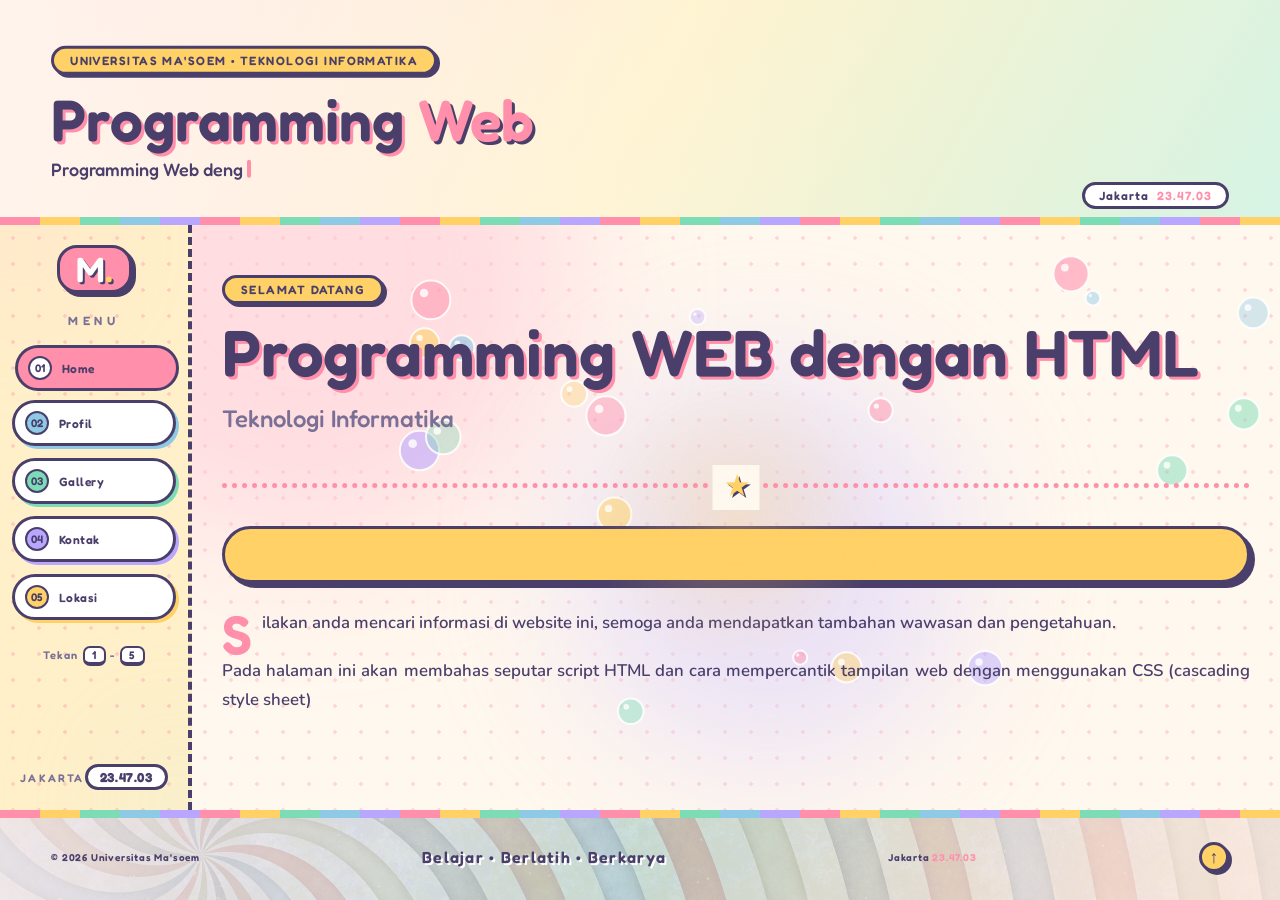
<file: index.html>
<!DOCTYPE HTML PUBLIC "-//W3C//DTD HTML 4.01 Frameset//EN" "http://www.w3.org/TR/html4/frameset.dtd">
<html lang="id">
    <head>
        <meta charset="UTF-8">
        <title>Sebelum UTS</title>
        <link rel="stylesheet" href="STYLE.css">
    </head>

    <!-- TATA LETAK ASLIMU TETAP SAMA:
         baris 1 (25%)  = header
         baris 2 (65%)  = menu 15% di kiri + isi halaman 85% di kanan
         baris 3 (10%)  = footer
         border/frameborder 0 membuat sambungan antar frame tidak terlihat -->
    <frameset rows="25%,65%,10%" border="0" frameborder="0" framespacing="0">
        <frame src="header.html" name="atas" noresize scrolling="no">

        <frameset cols="15%, 85%" border="0" frameborder="0" framespacing="0">
            <frame class="Frame" src="menu.html" name="menu" noresize>
            <!-- name="kanan" wajib: link di menu.html memakai target="kanan" -->
            <frame src="home.html" name="kanan">
        </frameset>

        <frame src="footer.html" name="bawah" noresize scrolling="no">
    </frameset>

    <!-- Catatan: frame ke-3 di bagian tengah (lokasi.html) dulu berlebih,
         karena kolomnya hanya dua. Halaman lokasi tetap bisa dibuka
         lewat menu di sebelah kiri. -->
</html>
</file>
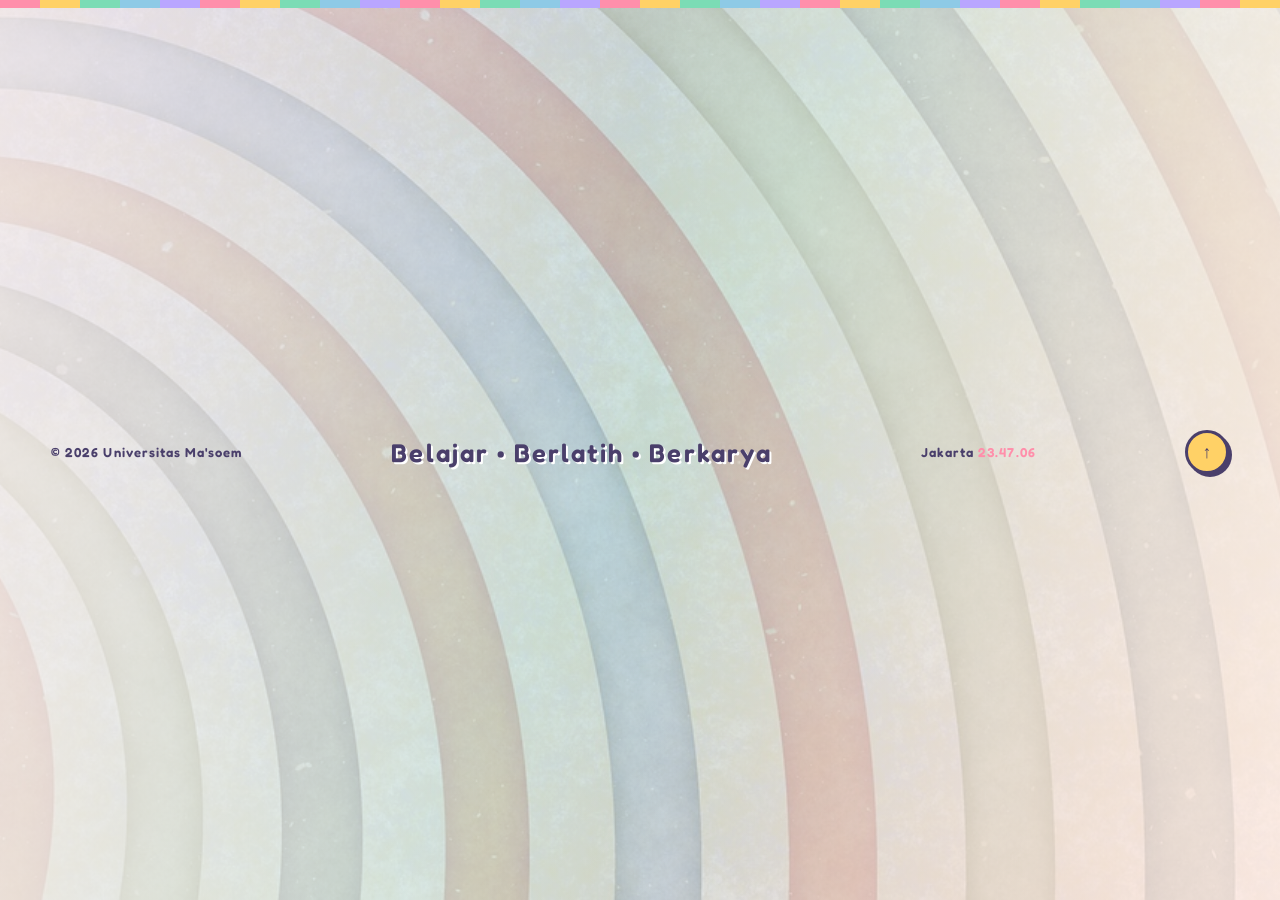
<file: footer.html>
<!DOCTYPE html>
<html lang="id">
<head>
    <meta charset="UTF-8">
    <meta name="viewport" content="width=device-width, initial-scale=1.0">
    <title>Halaman Footer</title>
    <link rel="stylesheet" href="STYLE.css">
</head>
<body class="footer-halaman">

    <!-- Kotak footer dan gambarmu tetap dipakai (lihat footer.img-footer di STYLE.css) -->
    <footer class="img-footer">
        <img src="image/thedigitalartist-banner-1571873_1920.jpg" alt="" onerror="this.style.display='none'">
        <div class="footer-gelap"></div>
        <div class="footer-garis"></div>

        <div class="footer-isi">
            <p>&copy; 2026 Universitas Ma'soem</p>
            <p class="footer-tengah">Belajar &bull; Berlatih &bull; Berkarya</p>
            <p>Jakarta <b id="jam">--:--:--</b></p>
            <button class="ke-atas" id="keAtas" type="button" aria-label="Kembali ke atas">&uarr;</button>
        </div>
    </footer>

    <script src="efek.js"></script>
</body>
</html>
</file>
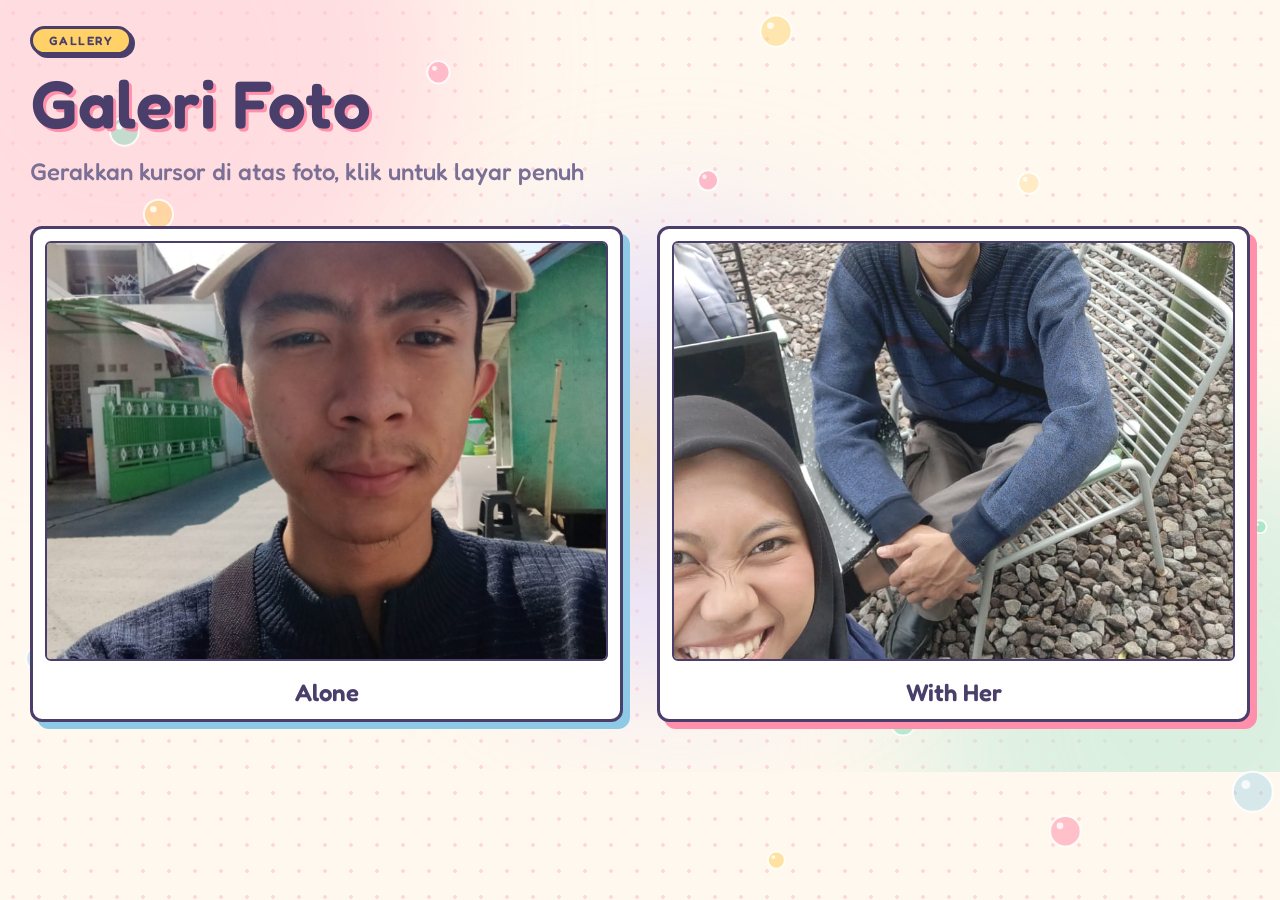
<file: galery.html>
<!DOCTYPE html>
<html lang="id">
    <head>
        <meta charset="UTF-8">
        <meta name="viewport" content="width=device-width, initial-scale=1.0">
        <title>Halaman Gallery</title>
        <link rel="stylesheet" href="STYLE.css">
        <script>document.documentElement.classList.add("js");</script>
    </head>
    <body class="foto-cantik">

        <div class="aurora"><i></i><i></i><i></i></div>
        <canvas id="debu"></canvas>
        <div id="cahaya"></div>

        <header class="rv">
            <p class="eyebrow">Gallery</p>
            <h1>Galeri Foto</h1>
            <h2>Gerakkan kursor di atas foto, klik untuk layar penuh</h2>
        </header>

        <!-- Dua fotomu tetap sama. Atribut widht/height yang salah ketik
             diganti pengaturan di CSS (.foto-kartu img) -->
        <section class="galeri-grid">
            <figure class="foto-kartu tilt rv">
                <img src="image/alone.jpeg" alt="foto alone">
                <span class="kilau"></span>
                <figcaption>Alone</figcaption>
            </figure>

            <figure class="foto-kartu tilt rv">
                <img src="image/with her.jpeg" alt="foto with her">
                <span class="kilau"></span>
                <figcaption>With Her</figcaption>
            </figure>
        </section>

        <!-- Tampilan layar penuh saat foto diklik -->
        <div id="lightbox"><img src="image/alone.jpeg" alt="foto diperbesar"></div>

        <script src="efek.js"></script>
    </body>
</html>
</file>
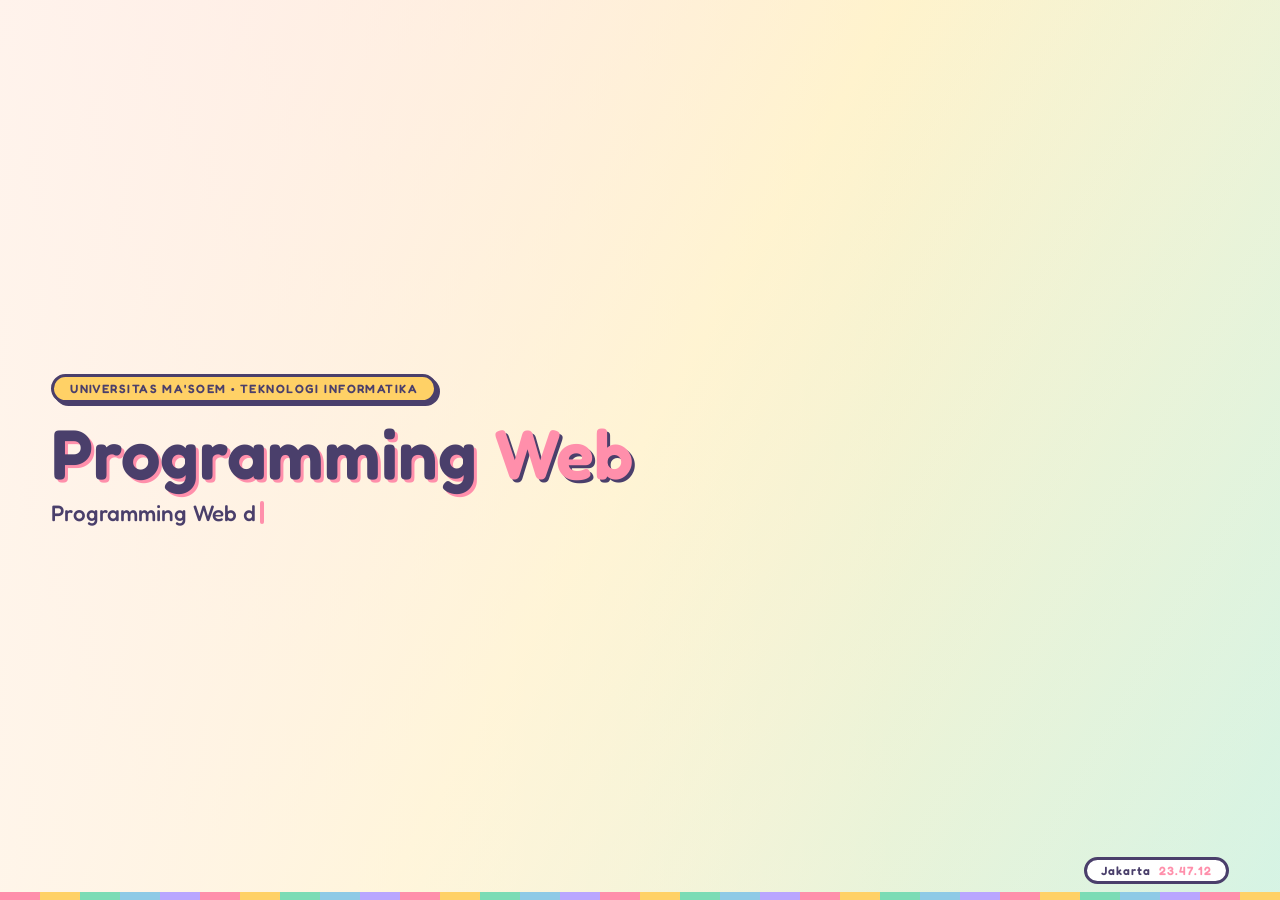
<file: header.html>
<!DOCTYPE html>
<html lang="id">
<head>
  <meta charset="UTF-8">
  <meta name="viewport" content="width=device-width, initial-scale=1.0">
  <title>Contoh Video MP4 di Header</title>
  <link rel="stylesheet" href="STYLE.css">
</head>
<body class="header-halaman">

  <!-- HEADER DENGAN VIDEO MP4
       Kotak pembungkus dan pengaturan videomu tetap dipakai
       (lihat header.video-header di STYLE.css) -->
  <header class="video-header">

    <!-- Tag Video MP4: autoplay + muted + loop + playsinline
         (browser hanya mengizinkan autoplay jika video dibisukan) -->
    <video autoplay muted loop playsinline>
      <source src="mp3/283534.mp4" type="video/mp4">
      Browser Anda tidak mendukung tag video HTML5.
    </video>

    <!-- Lapisan gelap agar tulisan terbaca di atas video -->
    <div class="video-gelap"></div>

    <div class="header-isi">
      <p class="eyebrow">Universitas Ma'soem &bull; Teknologi Informatika</p>
      <h1 class="header-judul">Programming <em>Web</em></h1>
      <p class="ketik"><span id="ketik"></span><i class="kursor-ketik"></i></p>
    </div>

    <div class="header-jam">Jakarta &nbsp;<b id="jam">--:--:--</b></div>
    <div class="garis-emas"></div>
  </header>

  <script src="efek.js"></script>
</body>
</html>
</file>
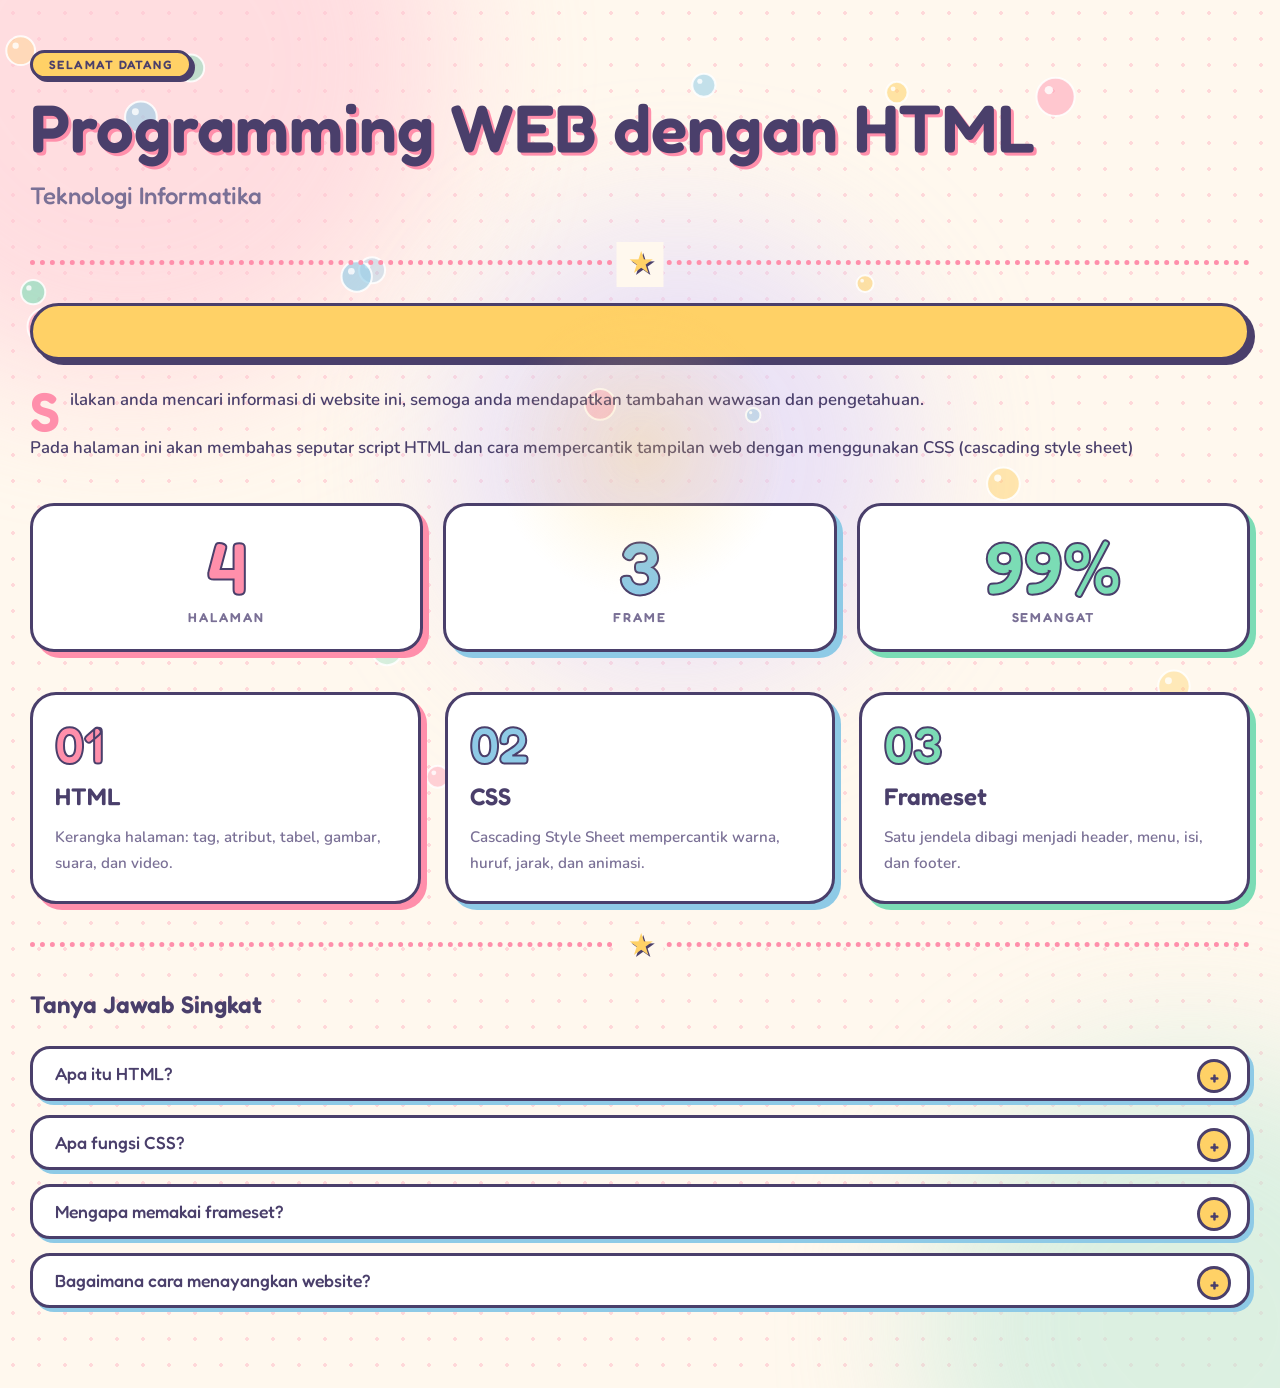
<file: home.html>
<!DOCTYPE html>
<html lang="id">
    <head>
        <meta charset="UTF-8">
        <meta name="viewport" content="width=device-width, initial-scale=1.0">
        <title>Halaman Utama</title>
        <link rel="stylesheet" href="STYLE.css">
        <!-- Penanda JavaScript aktif (dipakai CSS untuk animasi muncul) -->
        <script>document.documentElement.classList.add("js");</script>
    </head>
    <body class="Bg">

        <div class="aurora"><i></i><i></i><i></i></div>
        <canvas id="debu"></canvas>
        <div id="cahaya"></div>

        <section class="hero-home rv">
            <p class="eyebrow">Selamat datang</p>
            <h1>Programming WEB dengan HTML</h1>
            <h2>Teknologi Informatika</h2>
        </section>

        <hr>

        <!-- Teks berjalan (pengganti tag marquee yang sudah usang) -->
        <div class="ticker rv">
            <span class="ticker-isi">Selamat datang pada halaman website kami &nbsp;&#10022;&nbsp; Selamat datang pada halaman website kami &nbsp;&#10022;&nbsp;</span>
        </div>

        <!-- Dua paragrafmu, isinya tidak diubah -->
        <section class="sambutan rv">
            <p>Silakan anda mencari informasi di website ini,
semoga anda mendapatkan tambahan wawasan dan pengetahuan.</p>
            <p>Pada
halaman ini akan membahas seputar script HTML dan cara mempercantik tampilan
web dengan menggunakan CSS (cascading style sheet)</p>
        </section>

        <!-- Angka menghitung naik saat terlihat -->
        <section class="statistik rv">
            <div class="stat"><b data-hitung="5">0</b><span>Halaman</span></div>
            <div class="stat"><b data-hitung="4">0</b><span>Frame</span></div>
            <div class="stat"><b data-hitung="100" data-akhiran="%">0</b><span>Semangat</span></div>
        </section>

        <!-- Tiga kartu bingkai emas -->
        <section class="grid-kartu">
            <article class="kartu rv">
                <span class="no">01</span>
                <h3>HTML</h3>
                <p>Kerangka halaman: tag, atribut, tabel, gambar, suara, dan video.</p>
            </article>
            <article class="kartu rv">
                <span class="no">02</span>
                <h3>CSS</h3>
                <p>Cascading Style Sheet mempercantik warna, huruf, jarak, dan animasi.</p>
            </article>
            <article class="kartu rv">
                <span class="no">03</span>
                <h3>Frameset</h3>
                <p>Satu jendela dibagi menjadi header, menu, isi, dan footer.</p>
            </article>
        </section>

        <hr>

        <!-- Tanya jawab: klik pertanyaan untuk membuka jawabannya -->
        <section class="faq">
            <h3 class="rv">Tanya Jawab Singkat</h3>

            <div class="faq-item rv">
                <button class="faq-tanya" type="button">Apa itu HTML?</button>
                <div class="faq-jawab"><p>HTML (HyperText Markup Language) adalah bahasa penanda untuk menyusun isi halaman web: judul, paragraf, gambar, tabel, dan tautan.</p></div>
            </div>

            <div class="faq-item rv">
                <button class="faq-tanya" type="button">Apa fungsi CSS?</button>
                <div class="faq-jawab"><p>CSS mengatur tampilan: warna, ukuran huruf, jarak, tata letak, sampai animasi, sehingga isi halaman terlihat menarik.</p></div>
            </div>

            <div class="faq-item rv">
                <button class="faq-tanya" type="button">Mengapa memakai frameset?</button>
                <div class="faq-jawab"><p>Frameset membagi satu jendela menjadi beberapa bagian. Menu, header, dan footer tetap diam, sementara isi di sebelah kanan berganti-ganti.</p></div>
            </div>

            <div class="faq-item rv">
                <button class="faq-tanya" type="button">Bagaimana cara menayangkan website?</button>
                <div class="faq-jawab"><p>Unggah semua file ke layanan hosting, pastikan nama folder dan file sama persis, lalu buka alamatnya dari browser.</p></div>
            </div>
        </section>

        <script src="efek.js"></script>
    </body>
</html>
</file>
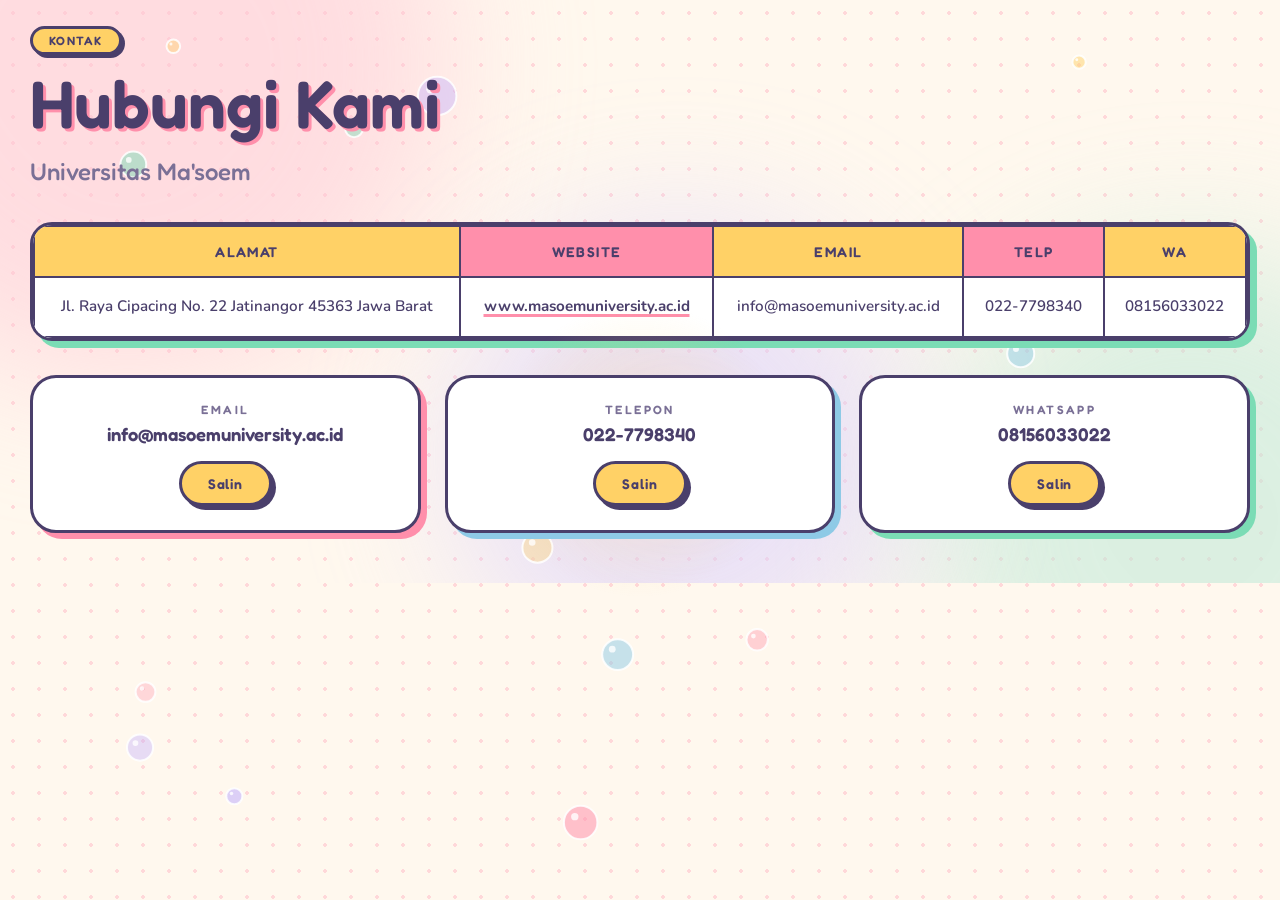
<file: kontak.html>
<!DOCTYPE html>
<html lang="id">
<head>
    <meta charset="UTF-8">
    <meta name="viewport" content="width=device-width, initial-scale=1.0">
    <title>Halaman Galery</title>
    <link rel="stylesheet" href="STYLE.css">
    <script>document.documentElement.classList.add("js");</script>
</head>
<body>

    <div class="aurora"><i></i><i></i><i></i></div>
    <canvas id="debu"></canvas>
    <div id="cahaya"></div>

    <header class="rv">
        <p class="eyebrow">Kontak</p>
        <h1>Hubungi Kami</h1>
        <h2>Universitas Ma'soem</h2>
    </header>

    <!-- Tabelmu: kolom dan isinya tetap sama. Atribut width/cellpadding
         lama diganti pengaturan di CSS agar lebih rapi -->
    <div class="tabel-wrap rv">
        <table>
            <tr>
                <th>Alamat</th>
                <th>Website</th>
                <th>Email</th>
                <th>Telp</th>
                <th>WA</th>
            </tr>
            <tr>
                <td>Jl. Raya Cipacing No. 22 Jatinangor 45363 Jawa Barat</td>
                <td><a href="https://www.masoemuniversity.ac.id/" target="_blank" rel="noopener">www.masoemuniversity.ac.id</a></td>
                <td>info@masoemuniversity.ac.id</td>
                <td>022-7798340</td>
                <td>08156033022</td>
            </tr>
        </table>
    </div>

    <!-- Tambahan: kartu dengan tombol salin cepat -->
    <section class="kontak-grid">
        <article class="kartu rv">
            <small>Email</small>
            <b>info@masoemuniversity.ac.id</b>
            <button class="btn" type="button" data-salin="info@masoemuniversity.ac.id">Salin</button>
        </article>
        <article class="kartu rv">
            <small>Telepon</small>
            <b>022-7798340</b>
            <button class="btn" type="button" data-salin="022-7798340">Salin</button>
        </article>
        <article class="kartu rv">
            <small>WhatsApp</small>
            <b>08156033022</b>
            <button class="btn" type="button" data-salin="08156033022">Salin</button>
        </article>
    </section>

    <script src="efek.js"></script>
</body>
</html>
</file>
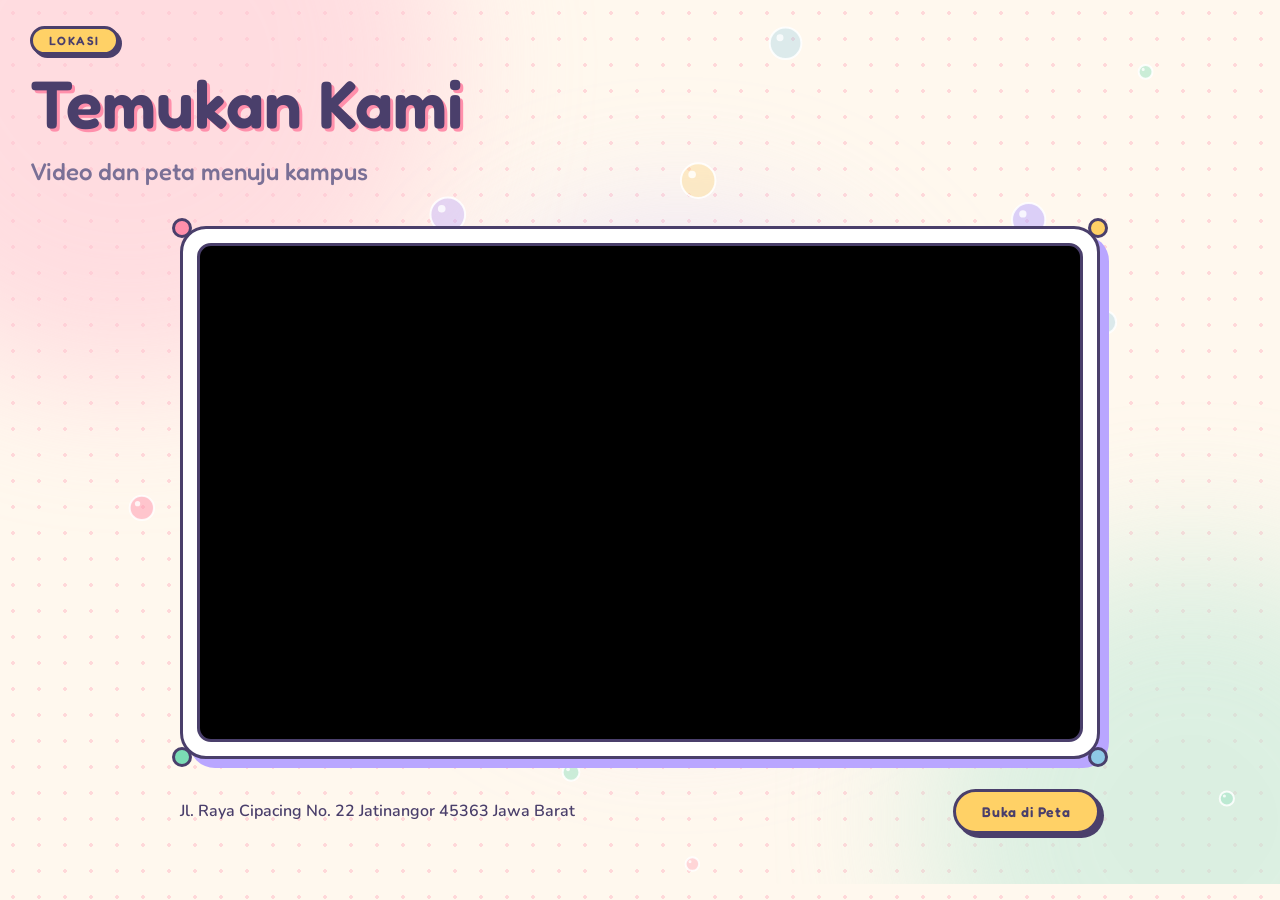
<file: lokasi.html>
<!DOCTYPE html>
<html lang="id">
    <head>
        <meta charset="UTF-8">
        <meta name="viewport" content="width=device-width, initial-scale=1.0">
        <title>Halaman Lokasi</title>
        <link rel="stylesheet" href="STYLE.css">
        <script>document.documentElement.classList.add("js");</script>
    </head>
    <body>

        <div class="aurora"><i></i><i></i><i></i></div>
        <canvas id="debu"></canvas>
        <div id="cahaya"></div>

        <header class="rv">
            <p class="eyebrow">Lokasi</p>
            <h1>Temukan Kami</h1>
            <h2>Video dan peta menuju kampus</h2>
        </header>

        <!-- Video YouTube-mu tetap sama; hanya dibungkus bingkai emas.
             width/height lama diganti CSS (lebar penuh, rasio 16:9) -->
        <div class="layar rv">
            <i class="sudut a"></i><i class="sudut b"></i><i class="sudut c"></i><i class="sudut d"></i>
            <iframe src="https://www.youtube.com/embed/M7oZR-MTEZs?si=J3xicNIpSrD65ILv&amp;start=6" title="YouTube video player" frameborder="0" allow="accelerometer; autoplay; clipboard-write; encrypted-media; gyroscope; picture-in-picture; web-share" referrerpolicy="strict-origin-when-cross-origin" allowfullscreen></iframe>
        </div>

        <div class="alamat rv">
            <p>Jl. Raya Cipacing No. 22 Jatinangor 45363 Jawa Barat</p>
            <a class="btn" href="https://www.google.com/maps/search/?api=1&amp;query=Universitas+Ma%27soem+Jatinangor" target="_blank" rel="noopener">Buka di Peta</a>
        </div>

        <script src="efek.js"></script>
    </body>
</html>
</file>
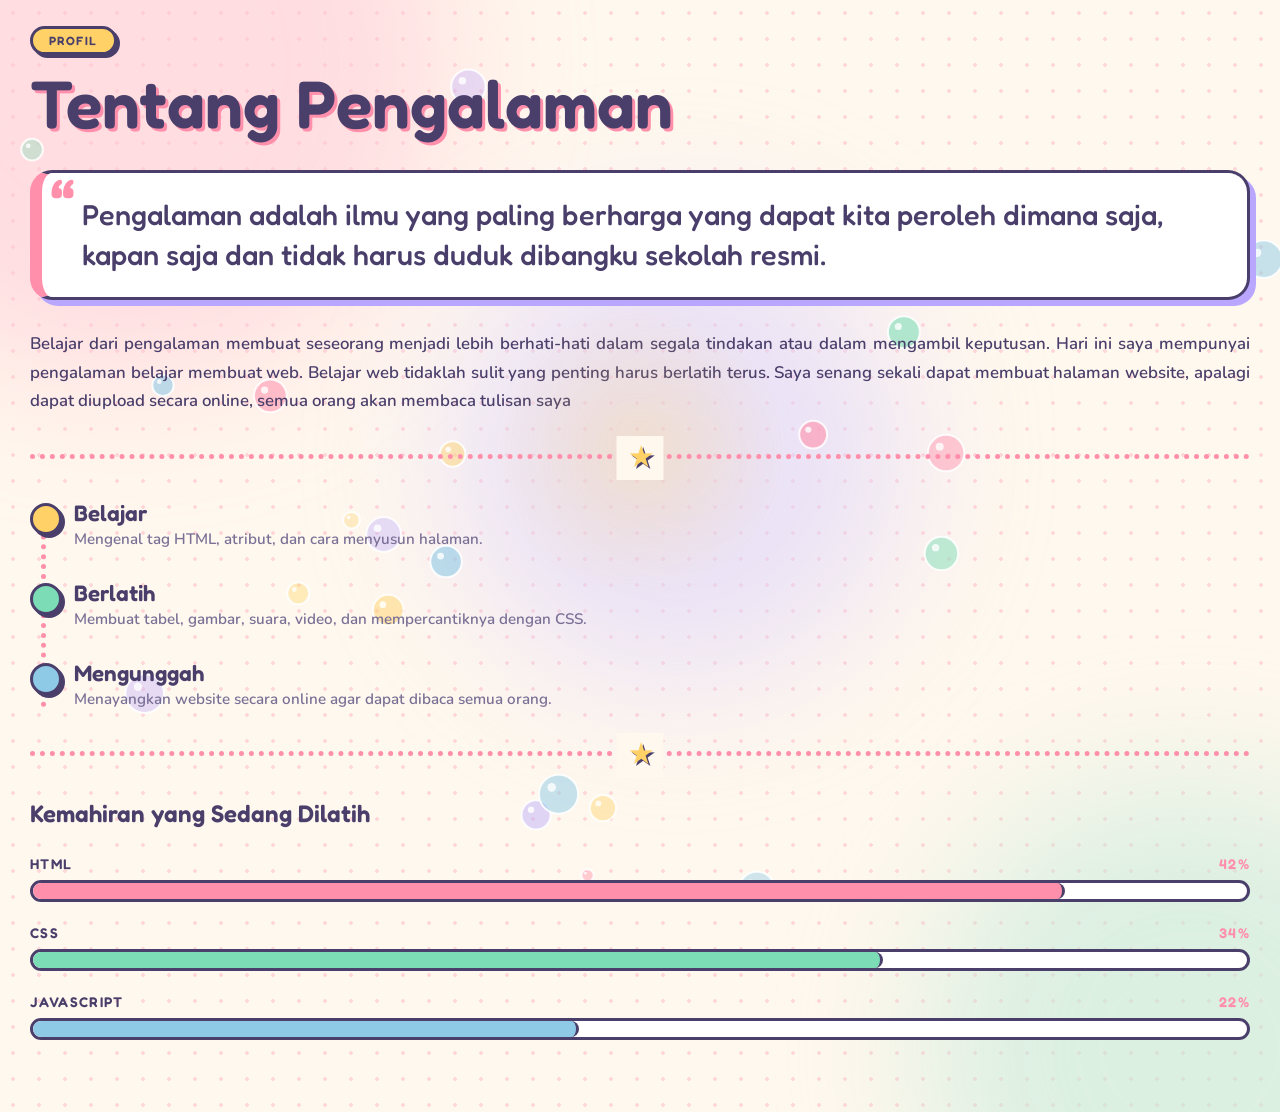
<file: profil.html>
<!DOCTYPE html>
<html lang="id">
    <head>
        <meta charset="UTF-8">
        <meta name="viewport" content="width=device-width, initial-scale=1.0">
        <title>Halaman Profil</title>
        <link rel="stylesheet" href="STYLE.css">
        <script>document.documentElement.classList.add("js");</script>
    </head>
    <body class="Bg-Profil">

        <div class="aurora"><i></i><i></i><i></i></div>
        <canvas id="debu"></canvas>
        <div id="cahaya"></div>

        <header class="profil-kepala rv">
            <p class="eyebrow">Profil</p>
            <h1>Tentang Pengalaman</h1>
        </header>

        <!-- Kalimat pertamamu dijadikan kutipan besar -->
        <blockquote class="kutipan rv">
            Pengalaman adalah ilmu yang paling berharga yang dapat kita peroleh
            dimana saja, kapan saja dan tidak harus duduk dibangku sekolah resmi.
        </blockquote>

        <!-- Paragraf keduamu, isinya tidak diubah -->
        <section class="isi-profil rv">
            <p>
                Belajar dari pengalaman membuat seseorang menjadi lebih berhati-hati dalam
                segala tindakan atau dalam mengambil keputusan. Hari ini saya mempunyai
                pengalaman belajar membuat web. Belajar web tidaklah sulit yang penting harus
                berlatih terus. Saya senang sekali dapat membuat halaman website,
                apalagi dapat diupload secara online, semua orang akan membaca tulisan saya
            </p>
        </section>

        <hr>

        <!-- Perjalanan belajar -->
        <ol class="garis-waktu">
            <li class="rv">
                <b>Belajar</b>
                <span>Mengenal tag HTML, atribut, dan cara menyusun halaman.</span>
            </li>
            <li class="rv">
                <b>Berlatih</b>
                <span>Membuat tabel, gambar, suara, video, dan mempercantiknya dengan CSS.</span>
            </li>
            <li class="rv">
                <b>Mengunggah</b>
                <span>Menayangkan website secara online agar dapat dibaca semua orang.</span>
            </li>
        </ol>

        <hr>

        <!-- Bar kemahiran: lebarnya diisi dari atribut data-nilai oleh efek.js -->
        <section class="kemahiran">
            <h3 class="rv">Kemahiran yang Sedang Dilatih</h3>

            <div class="bar rv">
                <div class="bar-atas"><span>HTML</span><b data-nilai-teks>0%</b></div>
                <div class="bar-jalur"><i data-nilai="85"></i></div>
            </div>

            <div class="bar rv">
                <div class="bar-atas"><span>CSS</span><b data-nilai-teks>0%</b></div>
                <div class="bar-jalur"><i data-nilai="70"></i></div>
            </div>

            <div class="bar rv">
                <div class="bar-atas"><span>JavaScript</span><b data-nilai-teks>0%</b></div>
                <div class="bar-jalur"><i data-nilai="45"></i></div>
            </div>
        </section>

        <script src="efek.js"></script>
    </body>
</html>
</file>
<file: STYLE.css>
/* ==========================================================
   STYLE.css — TEMA LUCU & BERWARNA (pastel, cerah)
   Dipakai SEMUA halaman frameset. Nama kelas tetap sama dengan
   versi gelap, jadi file HTML tidak perlu diubah sama sekali.

   Tema gelap yang lama ada di STYLE-gelap.css (cadangan).
   Rumus dasar CSS: selector { properti: nilai; }
   ========================================================== */

@import url("https://fonts.googleapis.com/css2?family=Fredoka:wght@400;500;600&family=Nunito:wght@400;600;700&display=swap");

/* ---------- 0. Variabel warna ----------
   Ganti warna di sini, seluruh halaman ikut berubah. */
:root {
  --krim: #fff8ee;
  --tinta: #4a3f6b;          /* warna tulisan & garis tepi */
  --tinta-muda: #7a7096;
  --pink: #ff8fab;
  --kuning: #ffd166;
  --mint: #7bdcb5;
  --langit: #8ecae6;
  --ungu: #b9a6ff;
  --putih: #ffffff;
  --judul: "Fredoka", "Trebuchet MS", "Comic Sans MS", sans-serif;
  --isi: "Nunito", "Segoe UI", Tahoma, Geneva, Verdana, sans-serif;
  --pantul: cubic-bezier(0.34, 1.56, 0.64, 1);   /* gerakan memantul lucu */
  --halus: cubic-bezier(0.16, 1, 0.3, 1);
}

* { box-sizing: border-box; }
html { scroll-behavior: smooth; }

/* ---------- 1. Dasar semua halaman ---------- */
body {
  margin: 0;
  padding: 26px 30px 50px;
  color: var(--tinta);
  font-family: var(--isi);
  font-weight: 600;
  line-height: 1.7;
  background-color: var(--krim);
  /* pola titik-titik pink lembut */
  background-image: radial-gradient(rgba(255, 143, 171, 0.3) 2px, transparent 2px);
  background-size: 26px 26px;
  overflow-x: hidden;
  animation: masuk 0.8s var(--pantul) both;
}
@keyframes masuk { from { opacity: 0; transform: translateY(24px) scale(0.98); } to { opacity: 1; transform: none; } }

::selection { background: var(--kuning); color: var(--tinta); }
::-webkit-scrollbar { width: 12px; }
::-webkit-scrollbar-track { background: var(--krim); }
::-webkit-scrollbar-thumb { background: var(--pink); border: 3px solid var(--krim); border-radius: 12px; }

a { color: var(--pink); font-weight: 700; }
img, video { max-width: 100%; }

h1, h2, h3 { margin: 0; font-family: var(--judul); font-weight: 600; }
h1 { font-size: clamp(2.2rem, 6vw, 4.2rem); line-height: 1.05; color: var(--tinta); text-shadow: 3px 3px 0 var(--pink); }
h2 { margin-top: 12px; font-size: clamp(1.1rem, 2.4vw, 1.5rem); font-weight: 500; color: var(--tinta-muda); }
h3 { font-size: 1.5rem; }
p { margin: 0 0 1.2em; color: var(--tinta); font-weight: 600; }

/* Label kecil berbentuk pil di atas judul */
.eyebrow {
  display: inline-block; margin: 0 0 14px; padding: 4px 16px;
  border: 3px solid var(--tinta); border-radius: 999px; background: var(--kuning);
  font: 600 12px var(--judul); letter-spacing: 0.12em; text-transform: uppercase; color: var(--tinta);
  box-shadow: 3px 3px 0 var(--tinta);
}

/* Garis pemisah <hr>: titik-titik dengan bintang */
hr { position: relative; height: 0; margin: 38px 0; border: 0; border-top: 5px dotted var(--pink); overflow: visible; }
hr::after {
  content: "\2605"; position: absolute; left: 50%; top: 50%; padding: 0 12px;
  transform: translate(-50%, -52%); background: var(--krim); color: var(--kuning);
  font-size: 26px; text-shadow: 2px 2px 0 var(--tinta);
}

/* ---------- 2. Latar: gumpalan warna + gelembung + cahaya kursor ---------- */
.aurora { position: fixed; inset: 0; z-index: -2; overflow: hidden; pointer-events: none; }
.aurora i { position: absolute; border-radius: 50%; filter: blur(70px); opacity: 0.55; }
.aurora i:nth-child(1) { width: 50vw; height: 50vw; left: -15vw; top: -20vw; background: #ffc6d5; animation: hanyut1 20s ease-in-out infinite alternate; }
.aurora i:nth-child(2) { width: 42vw; height: 42vw; right: -14vw; bottom: -16vw; background: #bfe9d8; animation: hanyut2 24s ease-in-out infinite alternate; }
.aurora i:nth-child(3) { width: 36vw; height: 36vw; left: 35vw; top: 25vh; background: #d9cffd; animation: hanyut1 28s ease-in-out infinite alternate-reverse; }
@keyframes hanyut1 { to { transform: translate(14vw, 10vh) scale(1.2); } }
@keyframes hanyut2 { to { transform: translate(-12vw, -8vh) scale(0.85); } }
#debu { position: fixed; inset: 0; z-index: -1; pointer-events: none; }
#cahaya { position: fixed; top: 0; left: 0; width: 320px; height: 320px; margin: -160px 0 0 -160px; z-index: 0; pointer-events: none; background: radial-gradient(circle, rgba(255, 209, 102, 0.28), transparent 65%); }

/* ---------- 3. Kelas lama milikmu (tetap dipakai) ---------- */
.font { padding: 0; background-color: #fff0c9; font-family: var(--isi); }   /* halaman menu */
.bg, .Bg { background-color: var(--krim); }                                /* halaman home */
.Awa { text-align: center; color: var(--pink); font-family: var(--judul); }
.Bg-Profil, .Bg-Profil-baru { background-color: var(--krim); }              /* halaman profil */
.foto-cantik { background-color: var(--krim); }                            /* halaman galery */

/* ---------- 4. Muncul saat di-scroll (diatur efek.js) ---------- */
.js .rv { opacity: 0; transform: translateY(40px) scale(0.95); transition: opacity 0.7s var(--halus), transform 0.8s var(--pantul); }
.js .rv.in { opacity: 1; transform: none; }

/* ---------- 5. Tombol: seperti stiker timbul, bisa "ditekan" ---------- */
.btn {
  display: inline-block; padding: 11px 26px;
  border: 3px solid var(--tinta); border-radius: 999px;
  background: var(--kuning); color: var(--tinta); text-decoration: none; cursor: pointer;
  font: 600 14px var(--judul); letter-spacing: 0.06em;
  box-shadow: 4px 4px 0 var(--tinta);
  transition: transform 0.25s var(--pantul), box-shadow 0.25s var(--pantul), background 0.3s;
}
.btn:hover { transform: translate(-2px, -2px) rotate(-2deg); box-shadow: 7px 7px 0 var(--tinta); background: var(--pink); }
.btn:active { transform: translate(3px, 3px); box-shadow: 0 0 0 var(--tinta); }
.btn:focus-visible { outline: 3px dashed var(--ungu); outline-offset: 4px; }
.btn.sudah { background: var(--mint); }

/* ---------- 6. Kartu stiker berwarna ---------- */
.kartu {
  --warna: var(--pink);
  position: relative; padding: 24px 22px;
  border: 3px solid var(--tinta); border-radius: 26px; background: var(--putih);
  box-shadow: 6px 6px 0 var(--warna);
  transition: transform 0.35s var(--pantul), box-shadow 0.35s var(--pantul);
}
.kartu:nth-child(3n+2) { --warna: var(--langit); }
.kartu:nth-child(3n+3) { --warna: var(--mint); }
.kartu:hover { transform: translate(-4px, -4px) rotate(-1.5deg); box-shadow: 11px 11px 0 var(--warna); }
.kartu .no { display: block; margin-bottom: 6px; font: 600 3.2rem/1 var(--judul); color: var(--warna); -webkit-text-stroke: 2px var(--tinta); }
.kartu h3 { margin-bottom: 8px; }
.kartu p { margin: 0; font-size: 0.95rem; color: var(--tinta-muda); }

.grid-kartu { display: grid; grid-template-columns: repeat(auto-fit, minmax(190px, 1fr)); gap: 24px; margin: 30px 0; }

/* ---------- 7. HALAMAN HEADER (video) ---------- */
body.header-halaman { padding: 0; overflow: hidden; background-image: none; background-color: #ffe3ec; }

/* Kotak pembungkus dari kodemu: position relative + overflow hidden */
header.video-header {
  position: relative; width: 100%; height: 100vh; overflow: hidden;
  background: linear-gradient(120deg, #ffd6e0, #fff1c1 50%, #c8f2e1);
}
/* Video tetap penuh & tidak gepeng (object-fit: cover), dibuat samar agar tulisan terbaca */
header.video-header video {
  position: absolute; top: 50%; left: 50%; transform: translate(-50%, -50%);
  min-width: 100%; min-height: 100%; width: 100%; height: 100%;
  object-fit: cover; z-index: 1; opacity: 0.45; mix-blend-mode: multiply;
}
.video-gelap { position: absolute; inset: 0; z-index: 2; background: linear-gradient(90deg, rgba(255, 248, 238, 0.85), rgba(255, 248, 238, 0.25) 70%); }
.header-isi { position: absolute; z-index: 3; left: 4vw; top: 50%; transform: translateY(-50%); }
.header-judul { font-size: clamp(2rem, 26vh, 4.4rem); }
.header-judul em { font-style: normal; color: var(--pink); text-shadow: 3px 3px 0 var(--tinta); }
.ketik { margin: 8px 0 0; font: 500 clamp(0.9rem, 8vh, 1.4rem) var(--judul); color: var(--tinta); }
.kursor-ketik { display: inline-block; width: 4px; height: 1em; margin-left: 4px; vertical-align: -0.12em; border-radius: 3px; background: var(--pink); animation: kedip 0.9s steps(1) infinite; }
@keyframes kedip { 50% { opacity: 0; } }
.header-jam { position: absolute; z-index: 3; right: 4vw; bottom: 16px; padding: 3px 14px; border: 3px solid var(--tinta); border-radius: 999px; background: var(--putih); font: 600 12px var(--judul); letter-spacing: 0.08em; color: var(--tinta); }
.header-jam b { color: var(--pink); font-weight: 600; font-variant-numeric: tabular-nums; }
/* Garis pelangi di tepi bawah header */
.garis-emas { position: absolute; z-index: 4; left: 0; right: 0; bottom: 0; height: 8px; background: repeating-linear-gradient(90deg, var(--pink) 0 40px, var(--kuning) 40px 80px, var(--mint) 80px 120px, var(--langit) 120px 160px, var(--ungu) 160px 200px); background-size: 200px 100%; animation: sapu 3s linear infinite; }
@keyframes sapu { to { background-position: 200px 0; } }

/* ---------- 8. HALAMAN MENU ---------- */
body.font { overflow: hidden auto; background-image: radial-gradient(rgba(255, 143, 171, 0.35) 2px, transparent 2px); }
.menu { display: flex; flex-direction: column; min-height: 100vh; padding: 20px 12px; border-right: 4px dashed var(--tinta); }
.logo-menu { align-self: center; margin-bottom: 4px; padding: 0 16px; border: 3px solid var(--tinta); border-radius: 20px; background: var(--pink); font: 600 2.2rem/1.2 var(--judul); color: var(--putih); text-decoration: none; text-shadow: 2px 2px 0 var(--tinta); box-shadow: 4px 4px 0 var(--tinta); transition: transform 0.3s var(--pantul); }
.logo-menu:hover { transform: rotate(-6deg) scale(1.1); }
.logo-menu em { color: var(--kuning); font-style: normal; }
.judul-menu { margin: 16px 0 14px; text-align: center; font: 600 12px var(--judul); letter-spacing: 0.4em; text-transform: uppercase; color: var(--tinta-muda); }
.daftar { margin: 0; padding: 0; list-style: none; }
.daftar li { --warna: var(--pink); }
.daftar li:nth-child(5n+2) { --warna: var(--langit); }
.daftar li:nth-child(5n+3) { --warna: var(--mint); }
.daftar li:nth-child(5n+4) { --warna: var(--ungu); }
.daftar li:nth-child(5n+5) { --warna: var(--kuning); }
.daftar a {
  display: flex; align-items: center; gap: 10px;
  margin-bottom: 12px; padding: 9px 14px;
  border: 3px solid var(--tinta); border-radius: 999px; background: var(--putih);
  color: var(--tinta); text-decoration: none;
  font: 600 14px var(--judul); letter-spacing: 0.04em;
  box-shadow: 3px 3px 0 var(--warna);
  transition: transform 0.3s var(--pantul), box-shadow 0.3s, background 0.3s;
}
.daftar a .no-menu { display: grid; place-items: center; width: 24px; height: 24px; border: 2px solid var(--tinta); border-radius: 50%; background: var(--warna); font: 600 11px var(--judul); }
.daftar a:hover { transform: translateX(6px) rotate(-2deg); box-shadow: 6px 6px 0 var(--warna); }
.daftar a.aktif { background: var(--warna); box-shadow: 0 0 0 var(--tinta); transform: translate(3px, 3px); }
.daftar a.aktif .no-menu { background: var(--putih); }
.menu-bawah { margin-top: auto; padding-top: 24px; text-align: center; font: 600 11px var(--judul); letter-spacing: 0.2em; text-transform: uppercase; color: var(--tinta-muda); }
.menu-bawah b { display: inline-block; margin-top: 6px; padding: 2px 12px; border: 3px solid var(--tinta); border-radius: 999px; background: var(--putih); font-size: 13px; letter-spacing: 0.05em; color: var(--tinta); font-variant-numeric: tabular-nums; }
.petunjuk-kunci { margin: 14px 0 0; text-align: center; font: 600 11px var(--judul); letter-spacing: 0.1em; color: var(--tinta-muda); }
.petunjuk-kunci kbd { display: inline-block; padding: 0 7px; border: 2px solid var(--tinta); border-bottom-width: 4px; border-radius: 7px; background: var(--putih); font: 600 11px var(--judul); color: var(--tinta); }

/* ---------- 9. HALAMAN HOME ---------- */
.hero-home { padding: 24px 0 6px; }

/* Teks berjalan pengganti <marquee> */
.ticker { overflow: hidden; white-space: nowrap; margin: 26px 0; padding: 10px 0; border: 3px solid var(--tinta); border-radius: 999px; background: var(--kuning); box-shadow: 5px 5px 0 var(--tinta); }
.ticker-isi { display: inline-block; padding-left: 100%; animation: jalan 24s linear infinite; font: 600 1.35rem var(--judul); color: var(--tinta); }
@keyframes jalan { to { transform: translateX(-100%); } }

.sambutan p { text-align: justify; font-size: 1.05rem; }
.sambutan p:first-child::first-letter { float: left; margin: 2px 10px 0 0; font: 600 3.4rem/0.85 var(--judul); color: var(--pink); -webkit-text-stroke: 2px var(--tinta); }

/* Angka yang menghitung naik: tiga kotak warna-warni */
.statistik { display: grid; grid-template-columns: repeat(3, 1fr); gap: 20px; margin: 40px 0; }
.stat { --warna: var(--pink); padding: 24px 10px; text-align: center; border: 3px solid var(--tinta); border-radius: 24px; background: var(--putih); box-shadow: 6px 6px 0 var(--warna); }
.stat:nth-child(2) { --warna: var(--langit); }
.stat:nth-child(3) { --warna: var(--mint); }
.stat b { display: block; font: 600 clamp(2.6rem, 7vw, 4.6rem)/1 var(--judul); font-variant-numeric: tabular-nums; color: var(--warna); -webkit-text-stroke: 2px var(--tinta); }
.stat span { display: block; margin-top: 6px; font: 600 13px var(--judul); letter-spacing: 0.15em; text-transform: uppercase; color: var(--tinta-muda); }

/* ---------- 10. HALAMAN PROFIL ---------- */
.profil-kepala { margin-bottom: 30px; }
.kutipan { position: relative; margin: 0 0 30px; padding: 22px 26px 22px 40px; border: 3px solid var(--tinta); border-left: 12px solid var(--pink); border-radius: 22px; background: var(--putih); box-shadow: 6px 6px 0 var(--ungu); font: 500 clamp(1.2rem, 2.6vw, 1.8rem)/1.4 var(--judul); color: var(--tinta); }
.kutipan::before { content: "\201C"; position: absolute; left: 8px; top: -4px; font: 600 4rem/1 var(--judul); color: var(--pink); }
.isi-profil p { text-align: justify; font-size: 1.05rem; }

.garis-waktu { position: relative; margin: 40px 0 0; padding: 0 0 0 44px; list-style: none; }
.garis-waktu::before { content: ""; position: absolute; left: 11px; top: 6px; bottom: 6px; border-left: 5px dotted var(--pink); }
.garis-waktu li { position: relative; margin-bottom: 26px; }
.garis-waktu li::before { content: ""; position: absolute; left: -44px; top: 4px; width: 26px; height: 26px; border: 3px solid var(--tinta); border-radius: 50%; background: var(--kuning); box-shadow: 3px 3px 0 var(--tinta); }
.garis-waktu li:nth-child(2)::before { background: var(--mint); }
.garis-waktu li:nth-child(3)::before { background: var(--langit); }
.garis-waktu b { display: block; font: 600 1.4rem var(--judul); color: var(--tinta); }
.garis-waktu span { font-size: 0.95rem; color: var(--tinta-muda); }

/* ---------- 11. HALAMAN GALERY (gaya foto polaroid) ---------- */
.galeri-grid { display: grid; grid-template-columns: repeat(auto-fit, minmax(260px, 1fr)); gap: 34px; margin-top: 34px; perspective: 1000px; }
.foto-kartu { position: relative; margin: 0; padding: 12px 12px 58px; border: 3px solid var(--tinta); border-radius: 12px; background: var(--putih); box-shadow: 7px 7px 0 var(--langit); cursor: zoom-in; transform: rotate(-2deg); transition: transform 0.4s var(--pantul), box-shadow 0.4s; }
.foto-kartu:nth-child(even) { transform: rotate(2deg); box-shadow: 7px 7px 0 var(--pink); }
.foto-kartu:hover { transform: rotate(0deg) scale(1.03); box-shadow: 12px 12px 0 var(--kuning); }
.foto-kartu img { display: block; width: 100%; height: 420px; object-fit: cover; border: 2px solid var(--tinta); border-radius: 6px; background: linear-gradient(135deg, #ffd6e0, #c8f2e1); transition: transform 0.3s ease-out; transform-style: preserve-3d; }
.foto-kartu figcaption { position: absolute; left: 0; right: 0; bottom: 12px; text-align: center; font: 600 1.5rem var(--judul); color: var(--tinta); }
.kilau { position: absolute; inset: 12px 12px 58px; pointer-events: none; opacity: 0; border-radius: 6px; background: radial-gradient(circle at var(--gx, 50%) var(--gy, 50%), rgba(255, 255, 255, 0.5), transparent 55%); transition: opacity 0.4s; }
.foto-kartu:hover .kilau { opacity: 1; }

#lightbox { position: fixed; inset: 0; z-index: 9995; display: grid; place-items: center; background: rgba(74, 63, 107, 0.88); backdrop-filter: blur(6px); opacity: 0; visibility: hidden; transition: 0.4s var(--halus); cursor: zoom-out; }
#lightbox.buka { opacity: 1; visibility: visible; }
#lightbox img { max-width: 90vw; max-height: 88vh; border: 6px solid var(--putih); border-radius: 16px; transform: scale(0.8) rotate(-3deg); transition: transform 0.5s var(--pantul); box-shadow: 10px 10px 0 var(--pink); }
#lightbox.buka img { transform: none; }

/* ---------- 12. HALAMAN KONTAK ---------- */
.tabel-wrap { overflow-x: auto; margin-top: 30px; border: 3px solid var(--tinta); border-radius: 22px; background: var(--putih); box-shadow: 7px 7px 0 var(--mint); }
table { width: 100%; border-collapse: collapse; font-size: 0.95rem; }
th, td { padding: 16px 18px; border: 2px solid var(--tinta); text-align: center; transition: background 0.3s; }
th { background: var(--kuning); font: 600 14px var(--judul); letter-spacing: 0.1em; text-transform: uppercase; color: var(--tinta); }
th:nth-child(even) { background: var(--pink); }
td { background: var(--putih); }
td:nth-child(n+4) { white-space: nowrap; }
td:hover { background: #e4faf1; }
td a { color: var(--tinta); text-decoration-color: var(--pink); text-decoration-thickness: 3px; text-underline-offset: 3px; }
td a:hover { background: var(--kuning); }

.kontak-grid { display: grid; grid-template-columns: repeat(auto-fit, minmax(210px, 1fr)); gap: 24px; margin-top: 34px; }
.kontak-grid .kartu { text-align: center; }
.kontak-grid small { display: block; margin-bottom: 6px; font: 600 12px var(--judul); letter-spacing: 0.2em; text-transform: uppercase; color: var(--tinta-muda); }
.kontak-grid b { display: block; margin-bottom: 16px; font: 600 1.15rem var(--judul); color: var(--tinta); word-break: break-all; }

/* ---------- 13. HALAMAN LOKASI ---------- */
.layar { position: relative; max-width: 920px; margin: 34px auto 0; padding: 14px; border: 3px solid var(--tinta); border-radius: 26px; background: var(--putih); box-shadow: 9px 9px 0 var(--ungu); }
.layar iframe { display: block; width: 100%; aspect-ratio: 16 / 9; height: auto; border: 3px solid var(--tinta); border-radius: 14px; background: #000; }
/* Empat titik warna di pojok bingkai */
.sudut { position: absolute; width: 20px; height: 20px; border: 3px solid var(--tinta); border-radius: 50%; }
.sudut.a { top: -11px; left: -11px; background: var(--pink); }
.sudut.b { top: -11px; right: -11px; background: var(--kuning); }
.sudut.c { bottom: -11px; left: -11px; background: var(--mint); }
.sudut.d { bottom: -11px; right: -11px; background: var(--langit); }
.alamat { max-width: 920px; margin: 30px auto 0; display: flex; justify-content: space-between; align-items: center; gap: 20px; flex-wrap: wrap; }
.alamat p { margin: 0; }

/* ---------- 14. HALAMAN FOOTER ---------- */
body.footer-halaman { padding: 0; overflow: hidden; background-image: none; background-color: #dff1fb; }
/* Kotak footer dari kodemu; selector aslinya "image" diperbaiki menjadi "img" */
footer.img-footer { position: relative; width: 100%; height: 100vh; overflow: hidden; background-color: azure; background-image: linear-gradient(120deg, #d9cffd, #c9ebfa 50%, #ffd6e0); }
footer.img-footer img { position: absolute; top: 50%; left: 50%; transform: translate(-50%, -50%); min-width: 100%; min-height: 100%; width: 100%; height: 100%; object-fit: cover; z-index: 1; opacity: 0.4; mix-blend-mode: multiply; }
.footer-gelap { position: absolute; inset: 0; z-index: 2; background: linear-gradient(90deg, rgba(255, 248, 238, 0.7), rgba(255, 248, 238, 0.2), rgba(255, 248, 238, 0.7)); }
.footer-isi { position: absolute; z-index: 3; inset: 0; display: flex; align-items: center; justify-content: space-between; gap: 16px; padding: 4px 4vw 0; }
.footer-isi p { margin: 0; font: 600 clamp(10px, 3.6vh, 13px) var(--judul); letter-spacing: 0.08em; color: var(--tinta); }
.footer-isi b { color: var(--pink); font-weight: 600; font-variant-numeric: tabular-nums; }
.footer-tengah { font-size: clamp(1rem, 7vh, 1.6rem) !important; color: var(--tinta) !important; text-shadow: 2px 2px 0 var(--putih); }
.ke-atas { display: grid; place-items: center; width: clamp(30px, 9vh, 44px); height: clamp(30px, 9vh, 44px); border: 3px solid var(--tinta); border-radius: 50%; background: var(--kuning); color: var(--tinta); font: 700 1.1rem var(--judul); cursor: pointer; box-shadow: 3px 3px 0 var(--tinta); transition: transform 0.3s var(--pantul), box-shadow 0.3s; }
.ke-atas:hover { transform: translateY(-4px) rotate(-8deg); background: var(--pink); box-shadow: 3px 7px 0 var(--tinta); }
.footer-garis { position: absolute; z-index: 4; left: 0; right: 0; top: 0; height: 8px; background: repeating-linear-gradient(90deg, var(--pink) 0 40px, var(--kuning) 40px 80px, var(--mint) 80px 120px, var(--langit) 120px 160px, var(--ungu) 160px 200px); background-size: 200px 100%; animation: sapu 3s linear infinite; }

/* ---------- 15. Layar kecil & preferensi pengguna ---------- */
@media (max-width: 700px) {
  body { padding: 18px 16px 40px; }
  .statistik { grid-template-columns: 1fr; }
  .footer-isi p:first-child, .header-jam { display: none; }
  .daftar a { font-size: 12px; padding: 8px 10px; }
}

@media (hover: none) { #cahaya { display: none; } }

@media (prefers-reduced-motion: reduce) {
  *, *::before, *::after { animation: none !important; transition: none !important; }
  .js .rv { opacity: 1; transform: none; }
}

/* ---------- 16. Tanya jawab (akordeon) di home ---------- */
.faq { margin: 10px 0 30px; }
.faq h3 { margin-bottom: 20px; }
.faq-item { margin-bottom: 14px; border: 3px solid var(--tinta); border-radius: 20px; background: var(--putih); box-shadow: 4px 4px 0 var(--langit); overflow: hidden; transition: box-shadow 0.3s, background 0.3s; }
.faq-item.buka { background: #fff3f6; box-shadow: 4px 4px 0 var(--pink); }
.faq-tanya { position: relative; display: block; width: 100%; padding: 14px 56px 14px 22px; border: 0; background: none; text-align: left; cursor: pointer; color: var(--tinta); font: 500 1.1rem var(--judul); }
.faq-tanya::after { content: "+"; position: absolute; right: 16px; top: 50%; display: grid; place-items: center; width: 28px; height: 28px; margin-top: -14px; border: 3px solid var(--tinta); border-radius: 50%; background: var(--kuning); font: 600 1.1rem/1 var(--judul); transition: transform 0.4s var(--pantul), background 0.3s; }
.faq-item.buka .faq-tanya::after { transform: rotate(135deg); background: var(--pink); }
.faq-jawab { max-height: 0; overflow: hidden; transition: max-height 0.5s var(--halus); }
.faq-jawab p { margin: 0; padding: 0 22px 18px; font-size: 0.95rem; color: var(--tinta-muda); }

/* ---------- 17. Bar kemahiran di profil ---------- */
.kemahiran h3 { margin-bottom: 20px; }
.bar { margin-bottom: 22px; }
.bar-atas { display: flex; justify-content: space-between; margin-bottom: 8px; font: 600 14px var(--judul); letter-spacing: 0.1em; text-transform: uppercase; color: var(--tinta); }
.bar-atas b { color: var(--pink); font-weight: 600; font-variant-numeric: tabular-nums; }
.bar-jalur { height: 22px; border: 3px solid var(--tinta); border-radius: 999px; background: var(--putih); overflow: hidden; }
.bar-jalur i { display: block; width: 0; height: 100%; border-right: 3px solid var(--tinta); border-radius: 999px; background: var(--pink); transition: width 1.6s var(--pantul); }
.bar:nth-of-type(2) .bar-jalur i { background: var(--mint); }
.bar:nth-of-type(3) .bar-jalur i { background: var(--langit); }

/* ---------- 18. Garis progress scroll (dibuat efek.js) ---------- */
#progres { position: fixed; top: 0; left: 0; right: 0; height: 6px; z-index: 300; transform: scaleX(0); transform-origin: left; background: linear-gradient(90deg, var(--pink), var(--kuning), var(--mint), var(--langit), var(--ungu)); }
</file>
